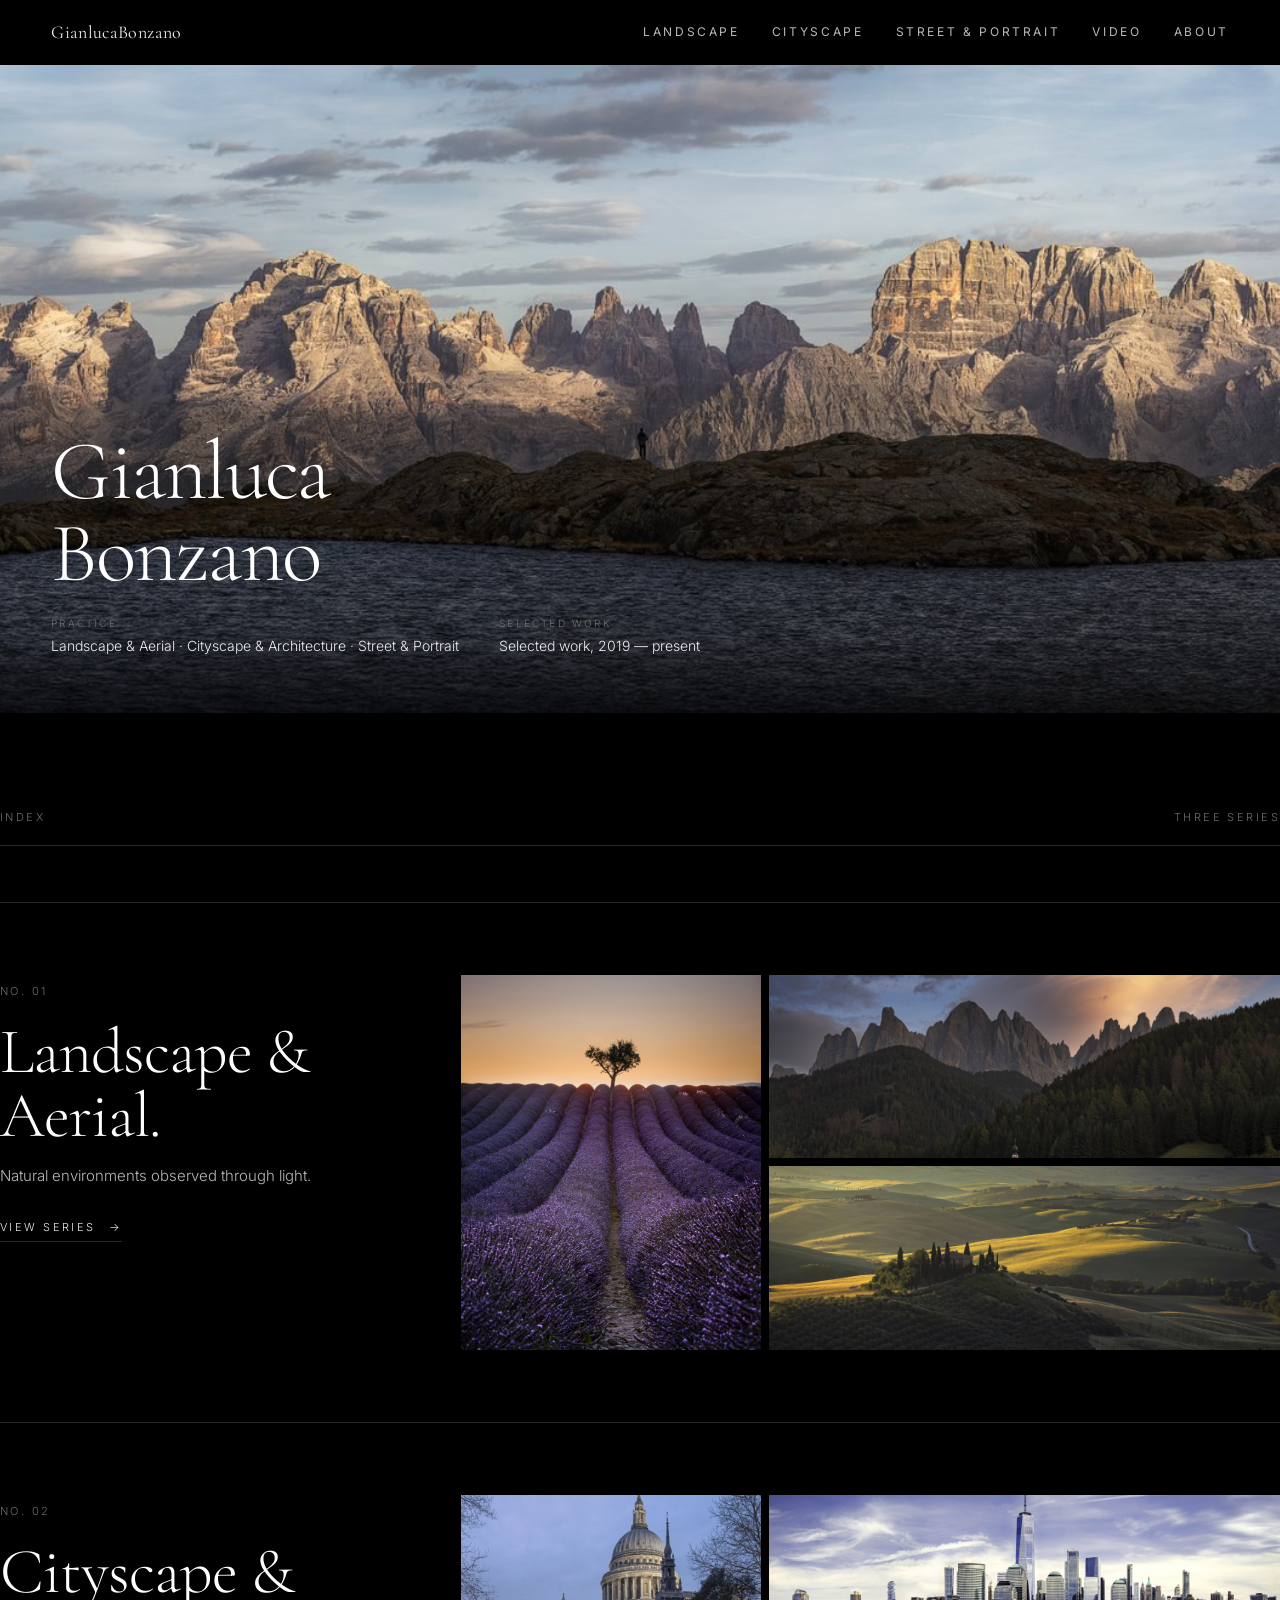
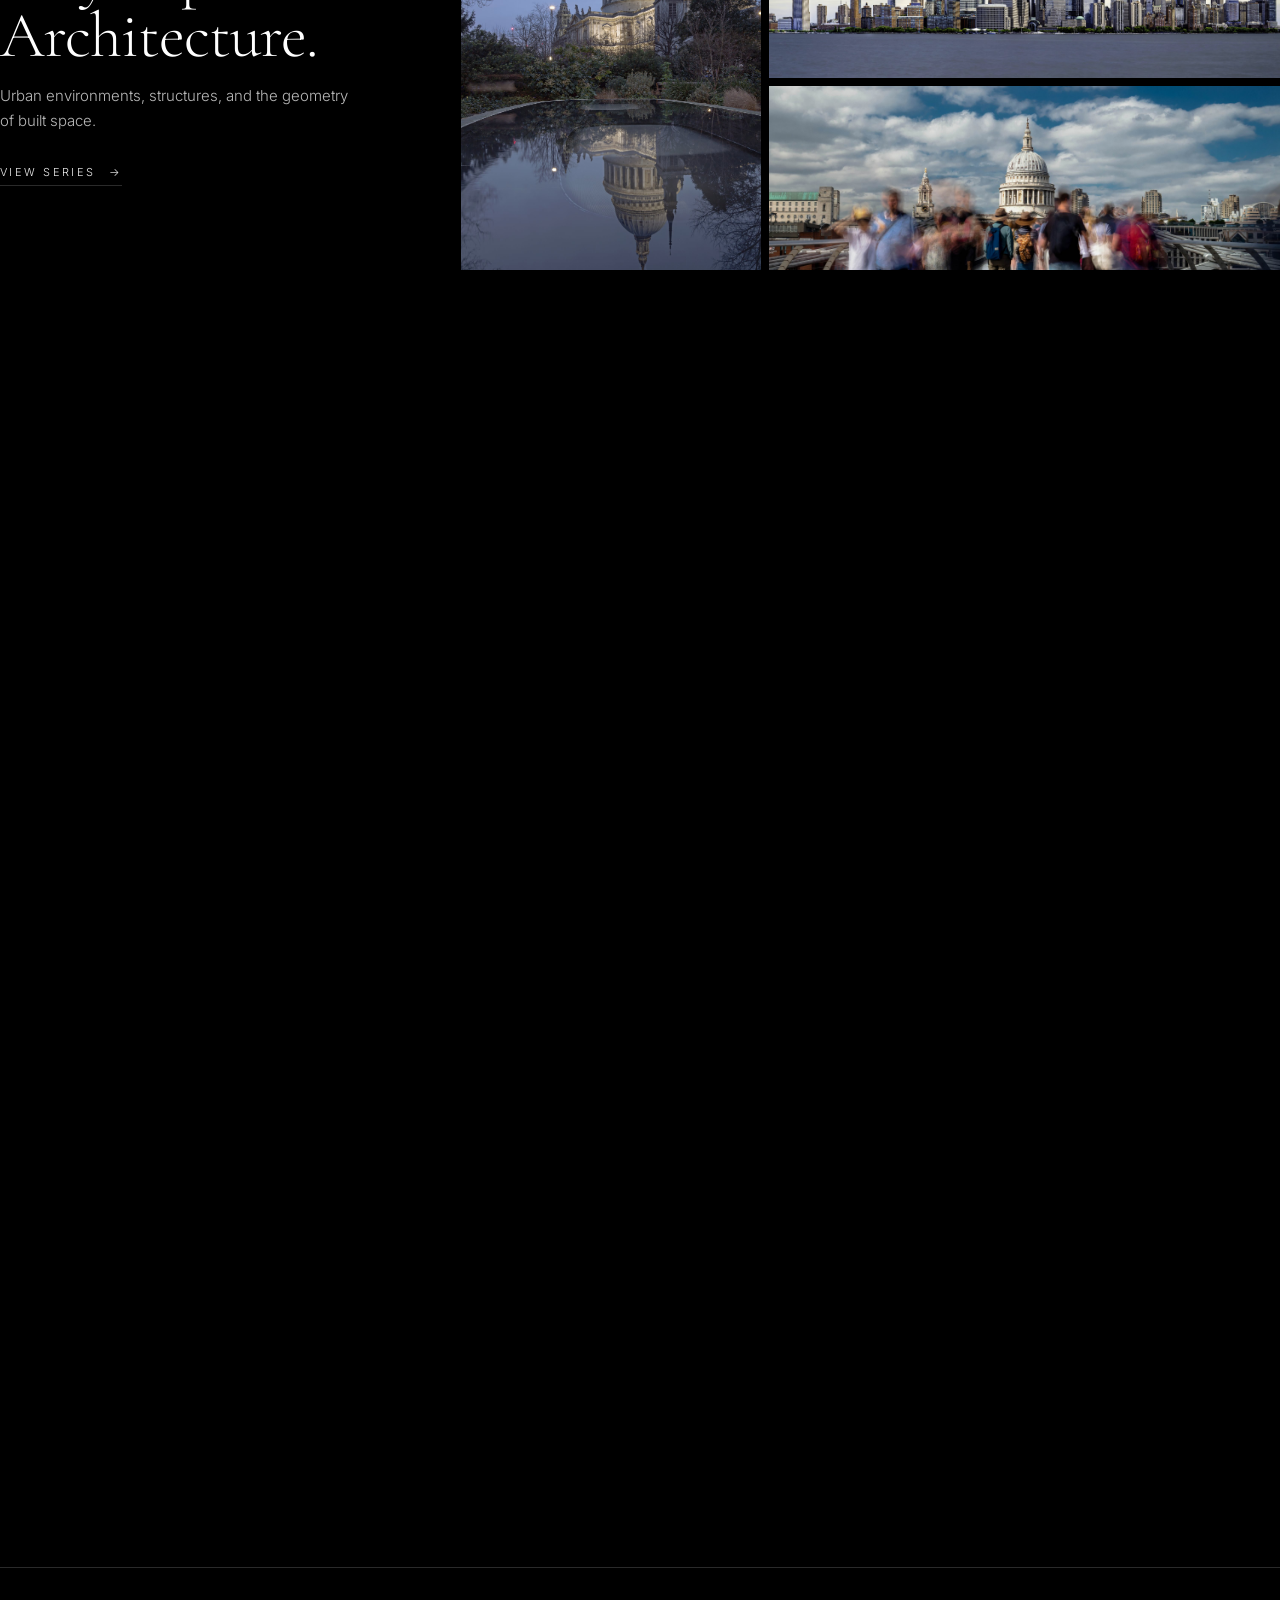
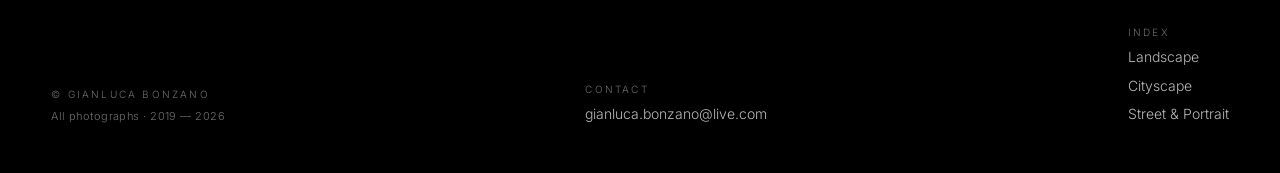
<file: index.html>
<!doctype html>
<!-- @dsCard group="Brand" name="Site — Homepage" subtitle="Cinema-mode portfolio with crossfading gallery teasers" -->
<html lang="en">
<head>
<meta charset="utf-8" />
<meta name="viewport" content="width=device-width,initial-scale=1" />
<title data-title-suffix="">Gianluca Bonzano — Photography</title>
<meta name="description" content="Photography. Landscape, Cityscape, Street." />
<link rel="stylesheet" href="styles.css?v=1782345482" />
</head>
<body>

<header class="site-header">
  <div class="wrap">
    <a href="index.html" class="wordmark">
      <span data-bind="site.wordmark_first">Gianluca</span><span class="dot"></span><span data-bind="site.wordmark_last">Bonzano</span>
    </a>
    <nav class="site-nav" aria-label="Primary">
      <a href="landscape.html">Landscape</a>
      <a href="cityscape.html">Cityscape</a>
      <a href="street.html">Street & Portrait</a>
      <a href="video.html">Video</a>
      <a href="about.html">About</a>
    </nav>
  </div>
</header>

<main>
  <section class="hero">
    <div class="hero-img" data-bind-bg="site.hero_image"></div>
    <div class="hero-content">
      <h1 class="hero-name">
        <span data-bind="site.wordmark_first">Gianluca</span><br/><span data-bind="site.wordmark_last">Bonzano</span>
      </h1>
      <div class="hero-meta">
        <div class="item">
          <div class="label">Practice</div>
          <div class="val" data-bind="site.tagline_practice">Landscape · Cityscape · Street</div>
        </div>
        <div class="item">
          <div class="label">Selected work</div>
          <div class="val" data-bind="site.tagline_period">2019 — present</div>
        </div>
      </div>
    </div>
  </section>

  <section class="galleries-index wrap">
    <div class="section-head">
      <span class="num">Index</span>
      <span class="num">Three series</span>
    </div>

    <a class="gallery-row" data-gallery="landscape" href="landscape.html" style="text-decoration:none;color:inherit;">
      <div class="meta">
        <div class="num">No. <span data-bind="galleries.landscape.number">01</span></div>
        <h2 data-bind="galleries.landscape.title">Landscape.</h2>
        <p class="desc" data-bind="galleries.landscape.blurb_home">…</p>
        <span class="more">View series <span class="arr">→</span></span>
      </div>
      <div class="preview">
        <div class="ph ph-tall"></div>
        <div class="ph ph-wide"></div>
        <div class="ph ph-wide"></div>
      </div>
    </a>

    <a class="gallery-row" data-gallery="cityscape" href="cityscape.html" style="text-decoration:none;color:inherit;">
      <div class="meta">
        <div class="num">No. <span data-bind="galleries.cityscape.number">02</span></div>
        <h2 data-bind="galleries.cityscape.title">Cityscape.</h2>
        <p class="desc" data-bind="galleries.cityscape.blurb_home">…</p>
        <span class="more">View series <span class="arr">→</span></span>
      </div>
      <div class="preview">
        <div class="ph ph-tall"></div>
        <div class="ph ph-wide"></div>
        <div class="ph ph-wide"></div>
      </div>
    </a>

    <a class="gallery-row" data-gallery="street" href="street.html" style="text-decoration:none;color:inherit;">
      <div class="meta">
        <div class="num">No. <span data-bind="galleries.street.number">03</span></div>
        <h2 data-bind="galleries.street.title">Street & Portrait.</h2>
        <p class="desc" data-bind="galleries.street.blurb_home">…</p>
        <span class="more">View series <span class="arr">→</span></span>
      </div>
      <div class="preview">
        <div class="ph ph-tall"></div>
        <div class="ph ph-wide"></div>
        <div class="ph ph-wide"></div>
      </div>
    </a>

    <a class="gallery-row" data-gallery="video" data-kind="video" href="video.html" style="text-decoration:none;color:inherit;">
      <div class="meta">
        <div class="num">No. <span data-bind="galleries.video.number">04</span></div>
        <h2 data-bind="galleries.video.title">Video.</h2>
        <p class="desc" data-bind="galleries.video.blurb_home">…</p>
        <span class="more">View series <span class="arr">→</span></span>
      </div>
      <div class="preview">
        <div class="ph ph-tall"></div>
        <div class="ph ph-wide"></div>
        <div class="ph ph-wide"></div>
      </div>
    </a>
  </section>
</main>

<footer class="site-footer">
  <div class="wrap">
    <div class="col">
      <span class="label" data-bind="site.footer_copyright">© Gianluca Bonzano</span>
      <span class="legal" data-bind="site.footer_legal">All photographs · 2019 — 2026</span>
    </div>
    <div class="col">
      <span class="label">Contact</span>
      <span class="val" data-bind="site.contact.email">— add your details —</span>
    </div>
    <div class="col">
      <span class="label">Index</span>
      <a class="val" href="landscape.html">Landscape</a>
      <a class="val" href="cityscape.html">Cityscape</a>
      <a class="val" href="street.html">Street & Portrait</a>
    </div>
  </div>
</footer>

<script src="photos.js?v=1782345482"></script>
</body>
</html>
</file>
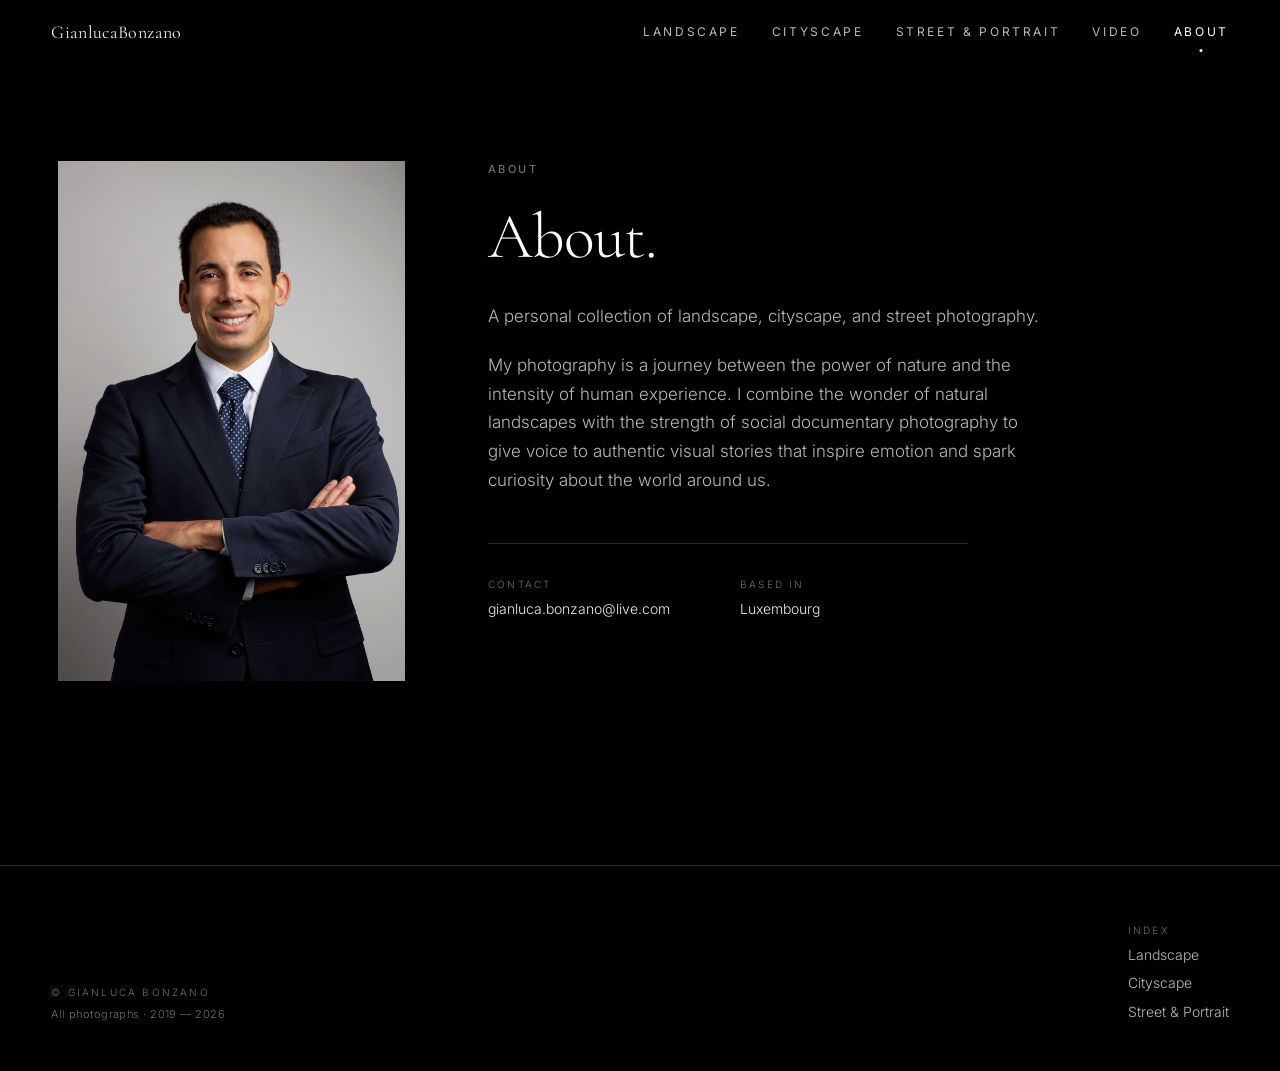
<file: about.html>
<!doctype html>
<!-- @dsCard group="Brand" name="Site — About" subtitle="Portrait + bio + contact placeholders" -->
<html lang="en">
<head>
<meta charset="utf-8" />
<meta name="viewport" content="width=device-width,initial-scale=1" />
<title data-title-suffix="About">About — Gianluca Bonzano</title>
<link rel="stylesheet" href="styles.css?v=1782345482" />
</head>
<body>

<header class="site-header">
  <div class="wrap">
    <a href="index.html" class="wordmark">
      <span data-bind="site.wordmark_first">Gianluca</span><span class="dot"></span><span data-bind="site.wordmark_last">Bonzano</span>
    </a>
    <nav class="site-nav" aria-label="Primary">
      <a href="landscape.html">Landscape</a>
      <a href="cityscape.html">Cityscape</a>
      <a href="street.html">Street & Portrait</a>
      <a href="video.html">Video</a>
      <a href="about.html" aria-current="page">About</a>
    </nav>
  </div>
</header>

<main class="wrap">
  <section class="about">
    <div class="portrait">
      <img data-bind-src="site.portrait_image" alt="Portrait" />
      <div class="guard"></div>
    </div>
    <div class="copy">
      <span class="overline" style="display:block;margin-bottom:24px;">About</span>
      <h1 data-bind="about.title">A note from the photographer.</h1>
      <div data-bind-paragraphs="about.paragraphs"></div>

      <div class="contact">
        <div>
          <div class="label">Contact</div>
          <div class="val" data-bind="site.contact.email">— add your details —</div>
        </div>
        <div>
          <div class="label">Based in</div>
          <div class="val" data-bind="site.contact.based_in">— add your details —</div>
        </div>
      </div>
    </div>
  </section>
</main>

<footer class="site-footer">
  <div class="wrap">
    <div class="col">
      <span class="label" data-bind="site.footer_copyright">© Gianluca Bonzano</span>
      <span class="legal" data-bind="site.footer_legal">All photographs · 2019 — 2026</span>
    </div>
    <div class="col">
      <span class="label">Index</span>
      <a class="val" href="landscape.html">Landscape</a>
      <a class="val" href="cityscape.html">Cityscape</a>
      <a class="val" href="street.html">Street & Portrait</a>
    </div>
  </div>
</footer>

<script src="photos.js?v=1782345482"></script>
</body>
</html>
</file>
<file: styles.css>
/* ============================================================
   Gianluca Bonzano — Photography
   Cinema mode: pure black, white text, image-first.
   ============================================================ */

@import url("https://fonts.googleapis.com/css2?family=Cormorant+Garamond:wght@300;400;500&family=Inter:wght@300;400;500&display=swap");

:root {
  --black: #000;
  --ink:   #0a0a0a;
  --white: #ffffff;
  --bone:  #ededed;
  --ash:   #b8b8b8;
  --smoke: #6e6e6e;
  --rule:  #2a2a2a;

  --font-display: "Cormorant Garamond", "Times New Roman", Georgia, serif;
  --font-body:    "Inter", -apple-system, BlinkMacSystemFont, system-ui, sans-serif;

  --ls-overline: 0.22em;
  --dur-quick:  160ms;
  --dur-base:   240ms;
  --dur-cinema: 800ms;
  --ease-out:   cubic-bezier(0.22, 1, 0.36, 1);

  --gutter: clamp(20px, 4vw, 56px);
  --max-w:  1600px;

  --header-h: 64px;
}

* { box-sizing: border-box; }
html, body { margin: 0; padding: 0; }

body {
  background: var(--black);
  color: var(--bone);
  font-family: var(--font-body);
  font-weight: 300;
  font-size: 16px;
  line-height: 1.6;
  -webkit-font-smoothing: antialiased;
  text-rendering: optimizeLegibility;
  min-height: 100vh;
  -webkit-touch-callout: none;
  -webkit-user-select: none;
  -ms-user-select: none;
  user-select: none;
}

/* IMAGES — never the click target, never draggable, never long-press save */
img {
  display: block; max-width: 100%; height: auto;
  -webkit-user-drag: none;
  -webkit-touch-callout: none;
  user-select: none;
  pointer-events: none;
}

.about .copy, .about .copy *, .gallery-head, .lb-cap, .hero-content,
.site-footer, .site-header, .gallery-row .meta {
  -webkit-user-select: text; user-select: text;
}

a { color: var(--bone); text-decoration: none; transition: color var(--dur-quick) var(--ease-out); }
a:hover { color: var(--white); }
::selection { background: var(--white); color: var(--black); }
:focus-visible { outline: 1px solid var(--bone); outline-offset: 4px; }

.wrap { max-width: var(--max-w); margin: 0 auto; padding-left: var(--gutter); padding-right: var(--gutter); }

.overline { font-family: var(--font-body); font-size: 11px; font-weight: 500; letter-spacing: var(--ls-overline); text-transform: uppercase; color: var(--smoke); margin: 0; }

/* ---------- Header ---------- */
.site-header {
  position: sticky; top: 0; z-index: 50;
  background: rgba(0,0,0,0.7);
  backdrop-filter: blur(14px); -webkit-backdrop-filter: blur(14px);
  border-bottom: 1px solid transparent;
  transition: border-color var(--dur-base) var(--ease-out);
}
.site-header.scrolled { border-bottom-color: var(--rule); }
.site-header .wrap { display: flex; align-items: center; justify-content: space-between; height: var(--header-h); }
.wordmark { font-family: var(--font-display); font-size: 18px; font-weight: 400; letter-spacing: 0.02em; color: var(--bone); white-space: nowrap; }
.wordmark:hover { color: var(--white); }
.wordmark .dot { display: inline-block; width: 0; height: 0; }
.site-nav { display: flex; gap: 32px; align-items: center; flex-wrap: wrap; justify-content: flex-end; }
.site-nav a { font-size: 12px; font-weight: 400; letter-spacing: var(--ls-overline); text-transform: uppercase; color: var(--ash); position: relative; padding: 4px 0; }
.site-nav a:hover { color: var(--white); }
.site-nav a[aria-current="page"] { color: var(--white); }
.site-nav a[aria-current="page"]::after { content: ""; position: absolute; left: 50%; bottom: -6px; transform: translateX(-50%); width: 3px; height: 3px; background: var(--white); border-radius: 50%; }

@media (max-width: 860px) {
  :root { --header-h: auto; }
  .site-header .wrap {
    height: auto;
    padding-top: 12px; padding-bottom: 12px;
    flex-direction: column;
    gap: 10px;
    align-items: flex-start;
    max-width: 100%;
  }
  .wordmark { font-size: 16px; }
  .site-nav {
    gap: 12px 18px;
    width: 100%;
    justify-content: flex-start;
    flex-wrap: wrap;
    overflow-x: visible;
  }
  .site-nav a { font-size: 10.5px; letter-spacing: 0.16em; padding: 2px 0; }
}
@media (max-width: 380px) {
  .site-nav { gap: 10px 12px; }
  .site-nav a { font-size: 10px; letter-spacing: 0.14em; }
}

/* ---------- Footer ---------- */
.site-footer { border-top: 1px solid var(--rule); margin-top: 120px; padding: 56px 0 48px; }
.site-footer .wrap { display: flex; justify-content: space-between; align-items: flex-end; gap: 32px; flex-wrap: wrap; }
.site-footer .col { display: flex; flex-direction: column; gap: 6px; }
.site-footer .label { font-size: 10px; letter-spacing: var(--ls-overline); text-transform: uppercase; color: var(--smoke); }
.site-footer .val { font-size: 14px; color: var(--ash); }
.site-footer a.val:hover { color: var(--white); }
.site-footer .legal { font-size: 11px; color: var(--smoke); letter-spacing: 0.04em; }

/* ---------- Hero (homepage) ---------- */
.hero { position: relative; height: min(72vh, 760px); min-height: 480px; overflow: hidden; }
.hero-img { position: absolute; inset: 0; background-size: cover; background-position: center; opacity: 0; animation: cinemaFade var(--dur-cinema) var(--ease-out) forwards; }
.hero-img::after { content: ""; position: absolute; inset: 0; background: linear-gradient(to bottom, transparent 40%, rgba(0,0,0,0.55) 88%, rgba(0,0,0,0.85) 100%); }
.hero-content { position: absolute; left: 0; right: 0; bottom: 0; padding: 0 var(--gutter) 56px; max-width: var(--max-w); margin: 0 auto; }
.hero-name { font-family: var(--font-display); font-weight: 300; font-size: clamp(36px, 7.5vw, 84px); line-height: 0.98; letter-spacing: -0.02em; color: var(--white); margin: 0; opacity: 0; animation: cinemaUp var(--dur-cinema) var(--ease-out) 200ms forwards; }
.hero-meta { margin-top: 20px; display: flex; gap: 40px; flex-wrap: wrap; opacity: 0; animation: cinemaUp var(--dur-cinema) var(--ease-out) 480ms forwards; }
.hero-meta .item .label { font-size: 10px; letter-spacing: var(--ls-overline); text-transform: uppercase; color: var(--smoke); margin-bottom: 4px; }
.hero-meta .item .val { color: var(--bone); font-size: 14px; }

@media (max-width: 760px) {
  .hero { height: calc(100svh - 120px); min-height: 420px; max-height: 720px; }
  .hero-content { padding: 0 var(--gutter) 28px; }
  .hero-name { font-size: clamp(36px, 11vw, 64px); line-height: 1.0; }
  .hero-meta { margin-top: 14px; gap: 18px; }
}
@media (max-width: 420px) { .hero { height: calc(100svh - 110px); } }

@keyframes cinemaFade { to { opacity: 1; } }
@keyframes cinemaUp { from { opacity: 0; transform: translateY(12px); } to { opacity: 1; transform: translateY(0); } }

/* ---------- Index of galleries (homepage) ---------- */
.section-head { display: flex; justify-content: space-between; align-items: baseline; border-bottom: 1px solid var(--rule); padding-bottom: 18px; margin-bottom: 56px; }
.section-head .num { font-family: var(--font-body); font-size: 11px; letter-spacing: var(--ls-overline); text-transform: uppercase; color: var(--smoke); }
.galleries-index { padding: 96px 0 64px; }

.gallery-row { display: grid; grid-template-columns: 1fr 2fr; gap: clamp(24px, 4vw, 64px); padding: 72px 0; border-top: 1px solid var(--rule); align-items: start; opacity: 0; transform: translateY(24px); transition: opacity var(--dur-cinema) var(--ease-out), transform var(--dur-cinema) var(--ease-out); }
.gallery-row.revealed { opacity: 1; transform: translateY(0); }
.gallery-row:last-child { border-bottom: 1px solid var(--rule); }
.gallery-row .meta { padding-top: 8px; }
.gallery-row .num { font-size: 11px; letter-spacing: var(--ls-overline); text-transform: uppercase; color: var(--smoke); margin-bottom: 20px; }
.gallery-row h2 { font-family: var(--font-display); font-weight: 300; font-size: clamp(36px, 5vw, 64px); line-height: 1.0; letter-spacing: -0.015em; color: var(--white); margin: 0 0 16px; }
.gallery-row .desc { color: var(--ash); font-size: 15px; line-height: 1.65; max-width: 360px; margin: 0 0 24px; }
.gallery-row .more { font-size: 11px; letter-spacing: var(--ls-overline); text-transform: uppercase; color: var(--bone); border-bottom: 1px solid var(--rule); padding-bottom: 4px; display: inline-block; transition: border-color var(--dur-base) var(--ease-out), color var(--dur-base) var(--ease-out); }
.gallery-row .more:hover { color: var(--white); border-color: var(--white); }
.gallery-row .more .arr { display: inline-block; margin-left: 8px; transition: transform var(--dur-base) var(--ease-out); }
.gallery-row .more:hover .arr { transform: translateX(4px); }

.gallery-row .preview {
  display: grid;
  grid-template-columns: minmax(0, 0.74fr) minmax(0, 1.26fr);
  grid-template-rows: 1fr 1fr;
  gap: 8px;
  align-items: stretch;
}
.gallery-row .preview .ph { position: relative; background-color: #0a0a0a; overflow: hidden; }
/* Left: one tall vertical spanning both rows */
.gallery-row .preview .ph.ph-tall { grid-column: 1; grid-row: 1 / span 2; aspect-ratio: 4 / 5; }
/* Right: two horizontals stacked, each occupying one row.
   Their combined height equals the tall slot's height — a clean rectangle. */
.gallery-row .preview .ph.ph-wide:nth-child(2) { grid-column: 2; grid-row: 1; }
.gallery-row .preview .ph.ph-wide:nth-child(3) { grid-column: 2; grid-row: 2; }
.gallery-row .preview .ph .frame { position: absolute; inset: 0; background-size: cover; background-position: center; background-repeat: no-repeat; background-color: #0a0a0a; opacity: 0; transition: opacity 1600ms cubic-bezier(0.33, 0, 0.2, 1), transform 9s cubic-bezier(0.22, 1, 0.36, 1); will-change: opacity, transform; }
.gallery-row .preview .ph .frame.active { opacity: 1; }
.gallery-row:hover .preview .ph .frame.active { transform: scale(1.04); }

@media (max-width: 760px) {
  .gallery-row { grid-template-columns: 1fr; gap: 24px; padding: 40px 0; }
  /* Keep the SAME shape as desktop: tall vertical on the left spanning both
     rows, two horizontals stacked on the right. Just rely on the columns
     from the base rule — do NOT override the tall slot to full-width, which
     would letterbox-crop the portrait. */
}

/* ---------- Gallery page header ---------- */
.gallery-head { padding: 80px 0 48px; display: grid; grid-template-columns: auto 1fr auto; gap: 48px; align-items: end; border-bottom: 1px solid var(--rule); }
.gallery-head h1 { font-family: var(--font-display); font-weight: 300; font-size: clamp(48px, 7vw, 96px); line-height: 1.0; letter-spacing: -0.02em; color: var(--white); margin: 0; }
.gallery-head .num, .gallery-head .count { font-size: 11px; letter-spacing: var(--ls-overline); text-transform: uppercase; color: var(--smoke); padding-bottom: 14px; }
.gallery-head .count { text-align: right; min-width: 80px; }
@media (max-width: 640px) { .gallery-head { grid-template-columns: 1fr; gap: 12px; padding: 56px 0 32px; } .gallery-head .num, .gallery-head .count { padding-bottom: 0; text-align: left; } }

/* ============================================================
   PHOTOGRAPHER GALLERY — justified rows (Flickr / 500px style)
   Each row is a flex line of photos scaled to a shared height,
   filling the full container width edge-to-edge. Photos keep
   their true aspect ratio — never cropped, never stranded with
   black gaps. Widths are computed in JS and set inline.
   ============================================================ */
.justified {
  padding: 48px 0 32px;
  display: flex;
  flex-direction: column;
  gap: var(--rowgap, 14px);
}
.justified .grow {
  display: flex;
  flex-direction: row;
  width: 100%;
  /* gap set inline per row to match JS gap */
}
.justified .grow.partial { justify-content: flex-start; }
.justified figure.gphoto {
  position: relative;
  margin: 0;
  /* flex set inline by JS: full rows grow to fill; partial rows stay fixed */
  display: flex;
  flex-direction: column;
  min-width: 0;
}
.justified figure.gphoto .pic {
  position: relative;
  background: #0a0a0a;
  overflow: hidden;
  width: 100%;
  /* aspect-ratio set inline = photo's true ratio; height follows width */
  cursor: zoom-in;
}
.justified figure.gphoto .pic img {
  width: 100%; height: 100%;
  object-fit: cover;       /* box matches the photo's own ratio, so no crop */
  opacity: 0;
  transition: opacity var(--dur-cinema) var(--ease-out), transform 1.6s var(--ease-out);
}
.justified figure.gphoto .pic img.loaded { opacity: 1; }
.justified figure.gphoto:hover .pic img { transform: scale(1.03); }

/* Play badge on video cells */
.justified figure.gphoto.is-video .play-badge {
  position: absolute; inset: 0; z-index: 4;
  display: flex; align-items: center; justify-content: center;
  pointer-events: none;
}
.justified figure.gphoto.is-video .play-badge svg {
  width: 64px; height: 64px;
  fill: rgba(255,255,255,0.92);
  filter: drop-shadow(0 2px 12px rgba(0,0,0,0.55));
  transition: transform var(--dur-base) var(--ease-out), opacity var(--dur-base) var(--ease-out);
  opacity: 0.85;
}
.justified figure.gphoto.is-video:hover .play-badge svg { transform: scale(1.12); opacity: 1; }
@media (max-width: 560px) { .justified figure.gphoto.is-video .play-badge svg { width: 44px; height: 44px; } }

/* Caption beneath each photo — number only, appears on hover */
.justified figure.gphoto figcaption {
  margin-top: 10px;
  display: flex; justify-content: flex-end;
  font-size: 10px; letter-spacing: var(--ls-overline); text-transform: uppercase;
  color: var(--smoke);
  opacity: 0;
  transform: translateY(-3px);
  transition: opacity var(--dur-base) var(--ease-out), transform var(--dur-base) var(--ease-out);
}
.justified figure.gphoto:hover figcaption { opacity: 1; transform: translateY(0); }
.justified figure.gphoto figcaption .num { font-variant-numeric: tabular-nums; }

/* Transparent click guard above each image — blocks right-click + drag,
   and is the click target that opens the lightbox. */
.justified figure.gphoto .guard,
.about .portrait .guard {
  position: absolute; inset: 0; z-index: 5;
  background: transparent;
  cursor: zoom-in;
  -webkit-user-drag: none;
}
/* Lightbox guard: covers only the CENTER so it never overlaps the
   left/right navigation arrow zones (84px each side). */
.lightbox .guard {
  position: absolute;
  top: 0; bottom: 0; left: 84px; right: 84px;
  z-index: 5;
  background: transparent;
  cursor: zoom-in;
  -webkit-user-drag: none;
}
@media (max-width: 640px) {
  .lightbox .guard { left: 56px; right: 56px; }
}

@media (max-width: 560px) {
  .justified { padding: 32px 0 24px; }
  .justified figure.gphoto figcaption { font-size: 9px; }
}

/* ---------- Lightbox (true fullscreen + zoom) ---------- */
.lightbox {
  position: fixed; inset: 0;
  background: rgba(0,0,0,0.97);
  backdrop-filter: blur(14px); -webkit-backdrop-filter: blur(14px);
  z-index: 1000;
  display: none; align-items: center; justify-content: center;
  padding: 0;
  opacity: 0; transition: opacity var(--dur-base) var(--ease-out);
  user-select: none;
}
.lightbox.open { display: flex; opacity: 1; }

/* Stage holds the image — fills the viewport area between the chrome */
.lb-stage {
  position: relative;
  width: 100%; height: 100%;
  display: flex; align-items: center; justify-content: center;
  overflow: hidden;
  cursor: zoom-in;
}
.lb-stage.zoomed { cursor: grab; }
.lb-stage.zoomed:active { cursor: grabbing; }

.lightbox img {
  max-width: 92vw;
  max-height: 88vh;
  object-fit: contain;
  transform-origin: center center;
  transition: transform 240ms var(--ease-out);
  display: block;
}
.lightbox video {
  max-width: 92vw; max-height: 88vh;
  width: auto; height: auto;
  object-fit: contain; display: block;
  background: #000; z-index: 10;
}
.lightbox.dragging img { transition: none; }

.lightbox .lb-cap { position: fixed; left: 0; right: 0; bottom: 24px; text-align: center; color: var(--ash); font-size: 12px; letter-spacing: 0.06em; -webkit-user-select: text; user-select: text; z-index: 20; }
.lightbox .lb-close, .lightbox .lb-zoom-btn {
  position: fixed; background: none; border: none; color: var(--ash);
  cursor: pointer; padding: 8px 12px; font-weight: 300; line-height: 1;
  z-index: 30;                 /* always above the image guard */
}
.lightbox .lb-close { top: 24px; right: 28px; font-size: 28px; }
.lightbox .lb-zoom-btn { top: 28px; right: 76px; font-size: 11px; letter-spacing: 0.18em; text-transform: uppercase; color: var(--smoke); }
.lightbox .lb-zoom-btn:hover, .lightbox .lb-close:hover { color: var(--white); }
.lightbox .lb-nav {
  position: fixed;
  top: 72px;          /* clear the close (X) + zoom buttons at the top */
  bottom: 64px;       /* clear the caption at the bottom */
  transform: none;
  display: flex; align-items: center; justify-content: center;
  width: 84px;
  background: none; border: none; color: var(--ash);
  font-size: 32px; font-family: var(--font-display);
  cursor: pointer; font-weight: 300; line-height: 1;
  z-index: 25;        /* above the image guard (5), below close/zoom (30) */
}
.lightbox .lb-nav:hover { color: var(--white); }
.lightbox .lb-prev { left: 0; justify-content: flex-start; padding-left: 24px; }
.lightbox .lb-next { right: 0; justify-content: flex-end; padding-right: 24px; }
.lightbox .lb-count { position: fixed; top: 28px; left: 28px; font-size: 11px; letter-spacing: var(--ls-overline); text-transform: uppercase; color: var(--smoke); z-index: 30; }

@media (max-width: 640px) {
  .lightbox img { max-width: 96vw; max-height: 84vh; }
  .lightbox .lb-nav { font-size: 24px; width: 56px; top: 64px; bottom: 56px; }
  .lightbox .lb-prev { padding-left: 8px; }
  .lightbox .lb-next { padding-right: 8px; }
  .lightbox .lb-zoom-btn { right: 60px; }
}

/* ---------- About page ---------- */
.about {
  padding: 96px 0 64px;
  display: grid; grid-template-columns: minmax(220px, 360px) 1fr;
  gap: clamp(32px, 6vw, 96px); align-items: start;
}

/* PORTRAIT — small, natural-feeling editorial portrait.
   Image displays at its native aspect, capped at column width and a sensible
   max-height so it never dominates the page or feels "zoomed in." */
.about .portrait {
  position: relative;
  display: block;
  background: transparent;
  line-height: 0;
  width: 100%;
  max-width: 360px;
}
.about .portrait img {
  display: block;
  width: 100%;
  height: auto;
  max-height: 520px;
  object-fit: contain;      /* never crop; preserve full image */
  object-position: center;
}
.about .copy h1 { font-family: var(--font-display); font-weight: 300; font-size: clamp(40px, 5vw, 72px); line-height: 1.05; letter-spacing: -0.015em; color: var(--white); margin: 0 0 32px; }
.about .copy p { color: var(--ash); font-size: 17px; line-height: 1.7; margin: 0 0 20px; max-width: 560px; }
.about .copy p strong { color: var(--white); font-weight: 400; }
.about .copy .contact { margin-top: 48px; padding-top: 32px; border-top: 1px solid var(--rule); display: grid; grid-template-columns: 1fr 1fr; gap: 24px; max-width: 480px; }
.about .copy .contact .label { font-size: 10px; letter-spacing: var(--ls-overline); text-transform: uppercase; color: var(--smoke); margin-bottom: 6px; }
.about .copy .contact .val { color: var(--bone); font-size: 14px; }

@media (max-width: 860px) {
  .about { grid-template-columns: 1fr; gap: 32px; padding: 56px 0 32px; }
  .about .portrait { max-width: 280px; }
  .about .portrait img { max-height: 400px; }
}
</file>
